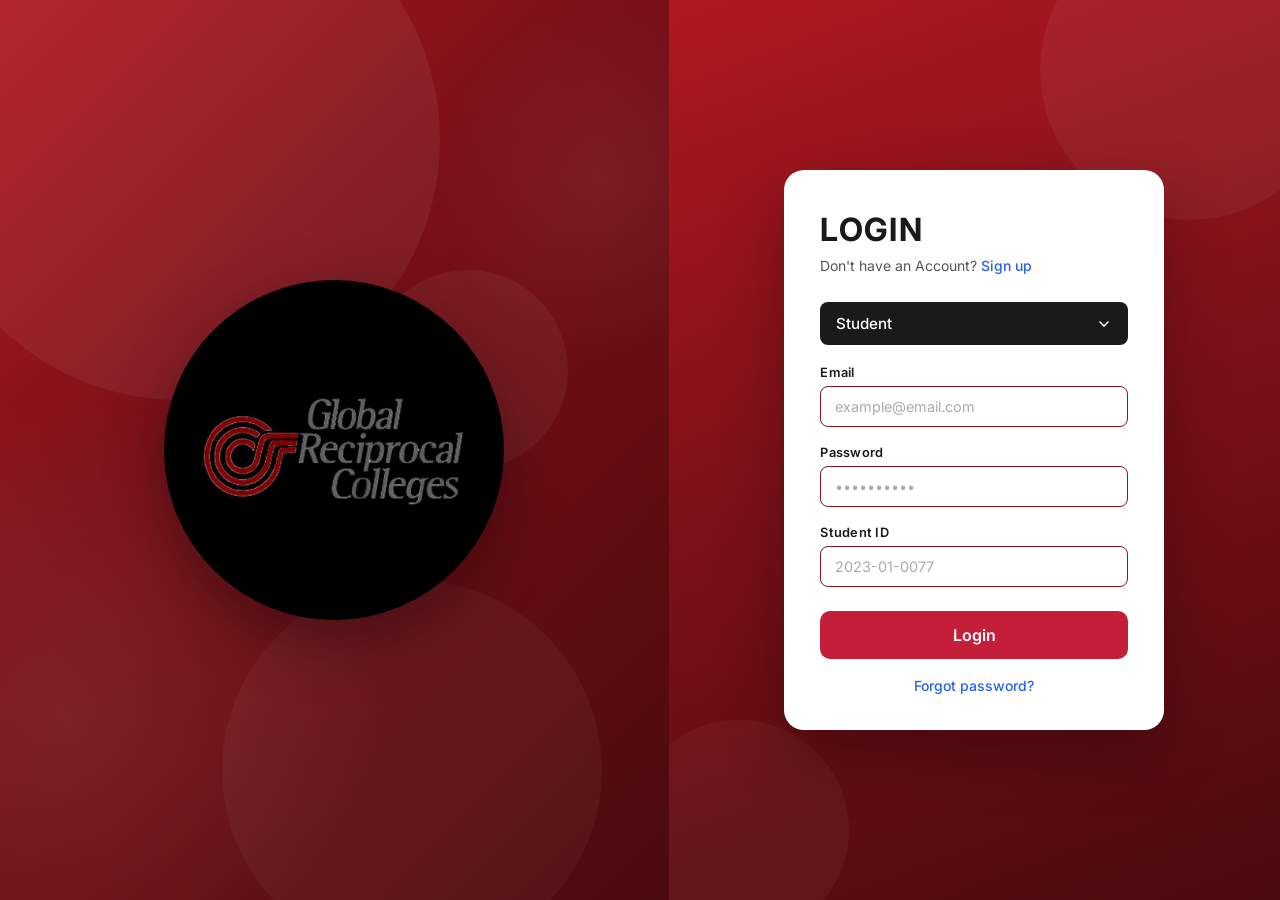
<file: home.html/index.html>
<!DOCTYPE html>
<html lang="en">
<head>
  <meta charset="UTF-8">
  <meta name="viewport" content="width=device-width, initial-scale=1.0">
  <title>Login — Global Reciprocal Colleges</title>
  <link rel="preconnect" href="https://fonts.googleapis.com">
  <link rel="preconnect" href="https://fonts.gstatic.com" crossorigin>
  <link href="https://fonts.googleapis.com/css2?family=Inter:wght@400;500;600;700&display=swap" rel="stylesheet">
  <link rel="stylesheet" href="assets/login.css">
</head>
<body>
  <div class="page">
    <section class="brand-panel" aria-label="Global Reciprocal Colleges">
      <div class="wave wave-1"></div>
      <div class="wave wave-2"></div>
      <div class="wave wave-3"></div>
      <div class="logo-circle">
        <img src="assets/logo.png" alt="Global Reciprocal Colleges" class="logo-img">
      </div>
    </section>

    <section class="login-panel">
      <div class="login-card">
        <h1>LOGIN</h1>
        <p class="signup-prompt">Don't have an Account? <a href="signup.html">Sign up</a></p>

        <form id="loginForm" novalidate>
          <div class="role-select" id="roleSelect">
            <button type="button" class="role-trigger" id="roleTrigger" aria-haspopup="listbox" aria-expanded="false">
              <span id="roleLabel">Student</span>
              <svg viewBox="0 0 16 16" fill="none" xmlns="http://www.w3.org/2000/svg">
                <path d="M4 6L8 10L12 6" stroke="currentColor" stroke-width="1.5" stroke-linecap="round" stroke-linejoin="round"/>
              </svg>
            </button>
            <div class="role-menu" role="listbox" id="roleMenu">
              <button type="button" class="role-option active" data-role="student">Student</button>
              <button type="button" class="role-option" data-role="faculty">Faculty</button>
              <button type="button" class="role-option" data-role="admin">Admin</button>
            </div>
            <input type="hidden" name="role" id="roleInput" value="student">
          </div>

          <div class="field">
            <label for="email">Email</label>
            <input type="email" id="email" name="email" placeholder="example@email.com" autocomplete="email">
          </div>

          <div class="field">
            <label for="password">Password</label>
            <input type="password" id="password" name="password" placeholder="••••••••••" autocomplete="current-password">
          </div>

          <div class="field">
            <label for="studentId">Student ID</label>
            <input type="text" id="studentId" name="studentId" placeholder="2023-01-0077">
          </div>

          <button type="submit" class="btn-login">Login</button>
        </form>

        <a href="#" class="forgot-link">Forgot password?</a>
      </div>
    </section>
  </div>

  <script src="assets/login.js"></script>
  <script>initLoginPage('student');</script>
</body>
</html>
</file>
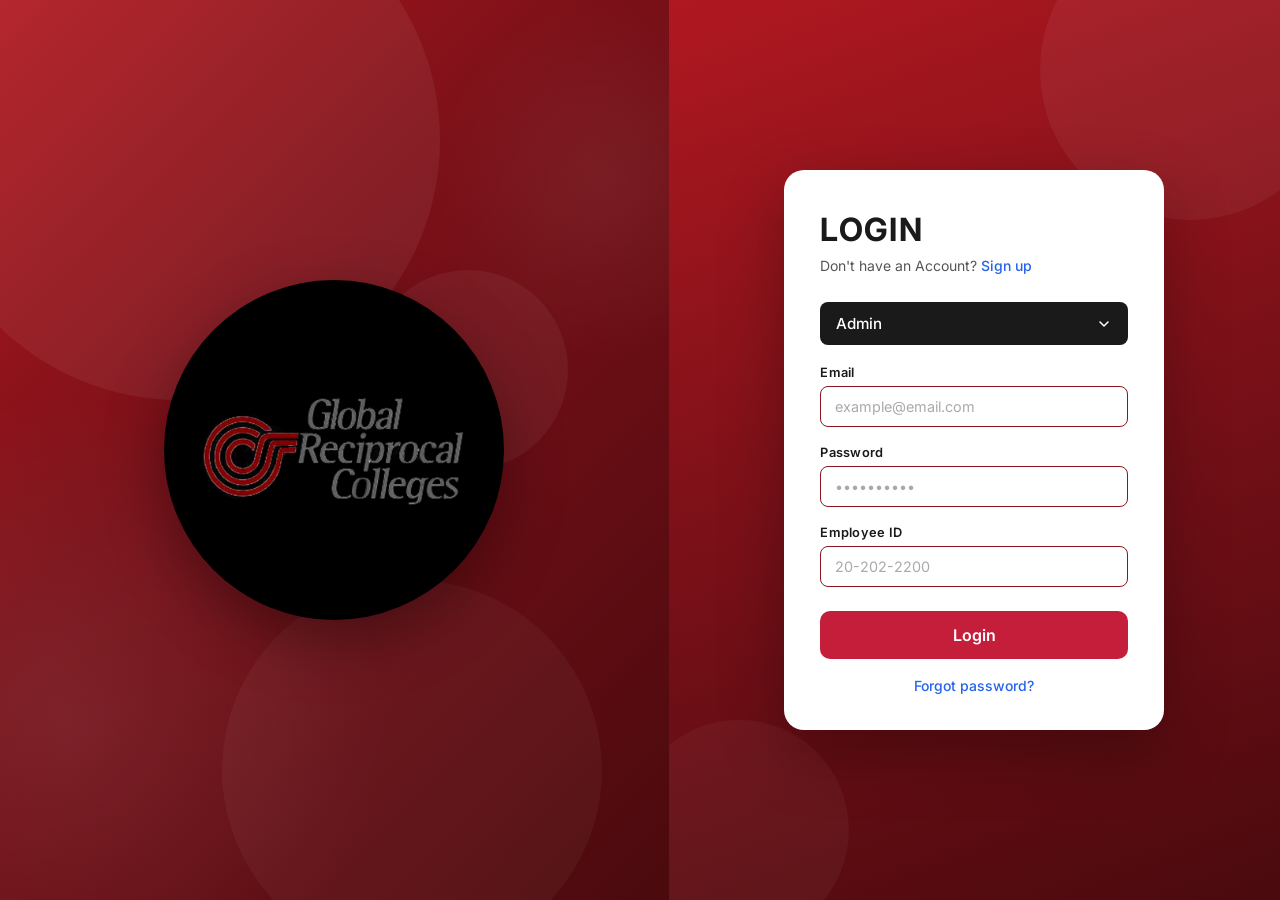
<file: home.html/admin.html>
<!DOCTYPE html>
<html lang="en">
<head>
  <meta charset="UTF-8">
  <meta name="viewport" content="width=device-width, initial-scale=1.0">
  <title>Admin Login — Global Reciprocal Colleges</title>
  <link rel="preconnect" href="https://fonts.googleapis.com">
  <link rel="preconnect" href="https://fonts.gstatic.com" crossorigin>
  <link href="https://fonts.googleapis.com/css2?family=Inter:wght@400;500;600;700&display=swap" rel="stylesheet">
  <link rel="stylesheet" href="assets/login.css">
</head>
<body>
  <div class="page">
    <section class="brand-panel" aria-label="Global Reciprocal Colleges">
      <div class="wave wave-1"></div>
      <div class="wave wave-2"></div>
      <div class="wave wave-3"></div>
      <div class="logo-circle">
        <img src="assets/logo.png" alt="Global Reciprocal Colleges" class="logo-img">
      </div>
    </section>

    <section class="login-panel">
      <div class="login-card">
        <h1>LOGIN</h1>
        <p class="signup-prompt">Don't have an Account? <a href="signup.html">Sign up</a></p>

        <form id="loginForm" novalidate>
          <div class="role-select" id="roleSelect">
            <button type="button" class="role-trigger" id="roleTrigger" aria-haspopup="listbox" aria-expanded="false">
              <span id="roleLabel">Admin</span>
              <svg viewBox="0 0 16 16" fill="none" xmlns="http://www.w3.org/2000/svg">
                <path d="M4 6L8 10L12 6" stroke="currentColor" stroke-width="1.5" stroke-linecap="round" stroke-linejoin="round"/>
              </svg>
            </button>
            <div class="role-menu" role="listbox" id="roleMenu">
              <button type="button" class="role-option" data-role="student">Student</button>
              <button type="button" class="role-option" data-role="faculty">Faculty</button>
              <button type="button" class="role-option active" data-role="admin">Admin</button>
            </div>
            <input type="hidden" name="role" id="roleInput" value="admin">
          </div>

          <div class="field">
            <label for="email">Email</label>
            <input type="email" id="email" name="email" placeholder="example@email.com" autocomplete="email">
          </div>

          <div class="field">
            <label for="password">Password</label>
            <input type="password" id="password" name="password" placeholder="••••••••••" autocomplete="current-password">
          </div>

          <div class="field">
            <label for="employeeId">Employee ID</label>
            <input type="text" id="employeeId" name="employeeId" placeholder="20-202-2200">
          </div>

          <button type="submit" class="btn-login">Login</button>
        </form>

        <a href="#" class="forgot-link">Forgot password?</a>
      </div>
    </section>
  </div>

  <script src="assets/login.js"></script>
  <script>initLoginPage('admin');</script>
</body>
</html>
</file>
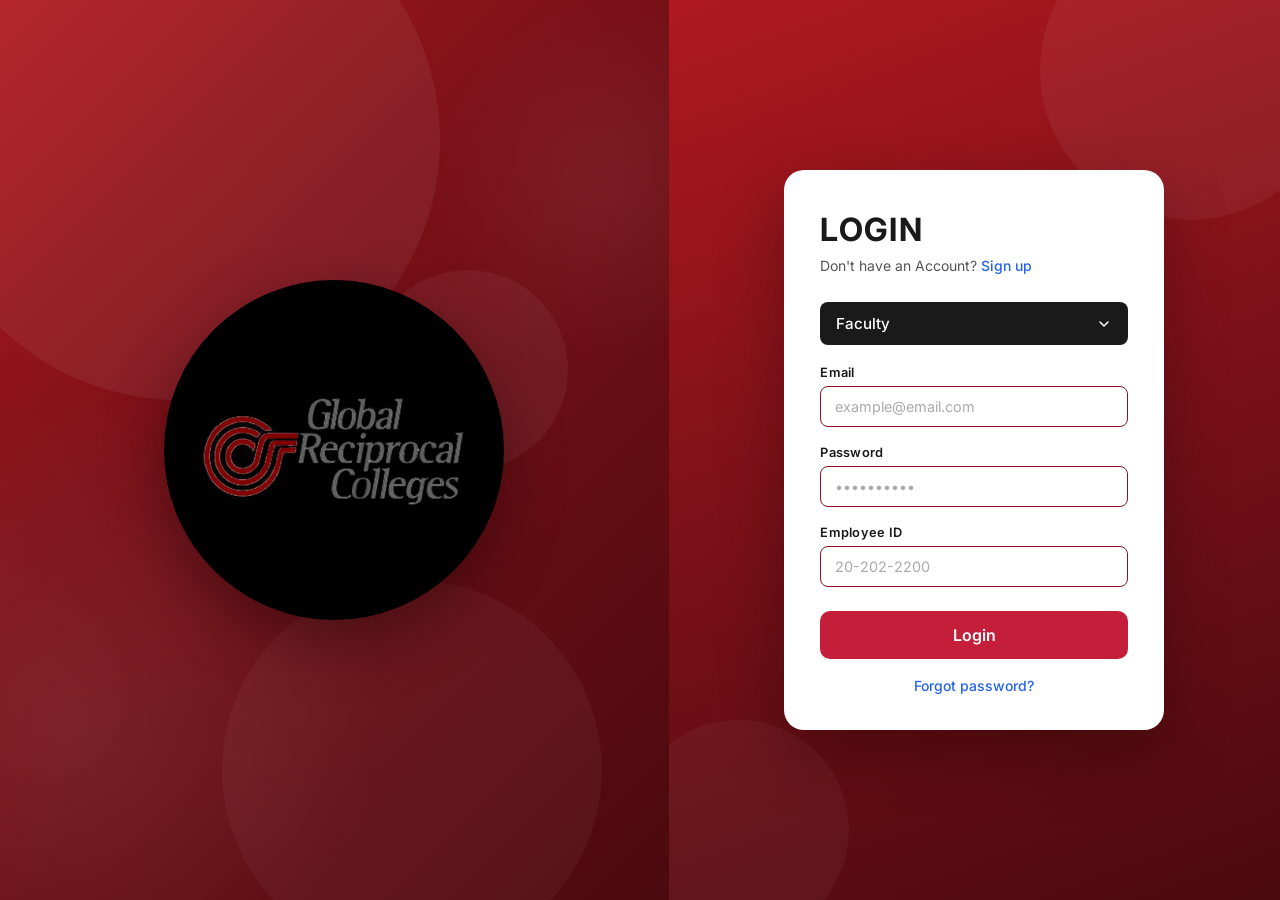
<file: home.html/faculty.html>
<!DOCTYPE html>
<html lang="en">
<head>
  <meta charset="UTF-8">
  <meta name="viewport" content="width=device-width, initial-scale=1.0">
  <title>Faculty Login — Global Reciprocal Colleges</title>
  <link rel="preconnect" href="https://fonts.googleapis.com">
  <link rel="preconnect" href="https://fonts.gstatic.com" crossorigin>
  <link href="https://fonts.googleapis.com/css2?family=Inter:wght@400;500;600;700&display=swap" rel="stylesheet">
  <link rel="stylesheet" href="assets/login.css">
</head>
<body>
  <div class="page">
    <section class="brand-panel" aria-label="Global Reciprocal Colleges">
      <div class="wave wave-1"></div>
      <div class="wave wave-2"></div>
      <div class="wave wave-3"></div>
      <div class="logo-circle">
        <img src="assets/logo.png" alt="Global Reciprocal Colleges" class="logo-img">
      </div>
    </section>

    <section class="login-panel">
      <div class="login-card">
        <h1>LOGIN</h1>
        <p class="signup-prompt">Don't have an Account? <a href="signup.html">Sign up</a></p>

        <form id="loginForm" novalidate>
          <div class="role-select" id="roleSelect">
            <button type="button" class="role-trigger" id="roleTrigger" aria-haspopup="listbox" aria-expanded="false">
              <span id="roleLabel">Faculty</span>
              <svg viewBox="0 0 16 16" fill="none" xmlns="http://www.w3.org/2000/svg">
                <path d="M4 6L8 10L12 6" stroke="currentColor" stroke-width="1.5" stroke-linecap="round" stroke-linejoin="round"/>
              </svg>
            </button>
            <div class="role-menu" role="listbox" id="roleMenu">
              <button type="button" class="role-option" data-role="student">Student</button>
              <button type="button" class="role-option active" data-role="faculty">Faculty</button>
              <button type="button" class="role-option" data-role="admin">Admin</button>
            </div>
            <input type="hidden" name="role" id="roleInput" value="faculty">
          </div>

          <div class="field">
            <label for="email">Email</label>
            <input type="email" id="email" name="email" placeholder="example@email.com" autocomplete="email">
          </div>

          <div class="field">
            <label for="password">Password</label>
            <input type="password" id="password" name="password" placeholder="••••••••••" autocomplete="current-password">
          </div>

          <div class="field">
            <label for="employeeId">Employee ID</label>
            <input type="text" id="employeeId" name="employeeId" placeholder="20-202-2200">
          </div>

          <button type="submit" class="btn-login">Login</button>
        </form>

        <a href="#" class="forgot-link">Forgot password?</a>
      </div>
    </section>
  </div>

  <script src="assets/login.js"></script>
  <script>initLoginPage('faculty');</script>
</body>
</html>
</file>
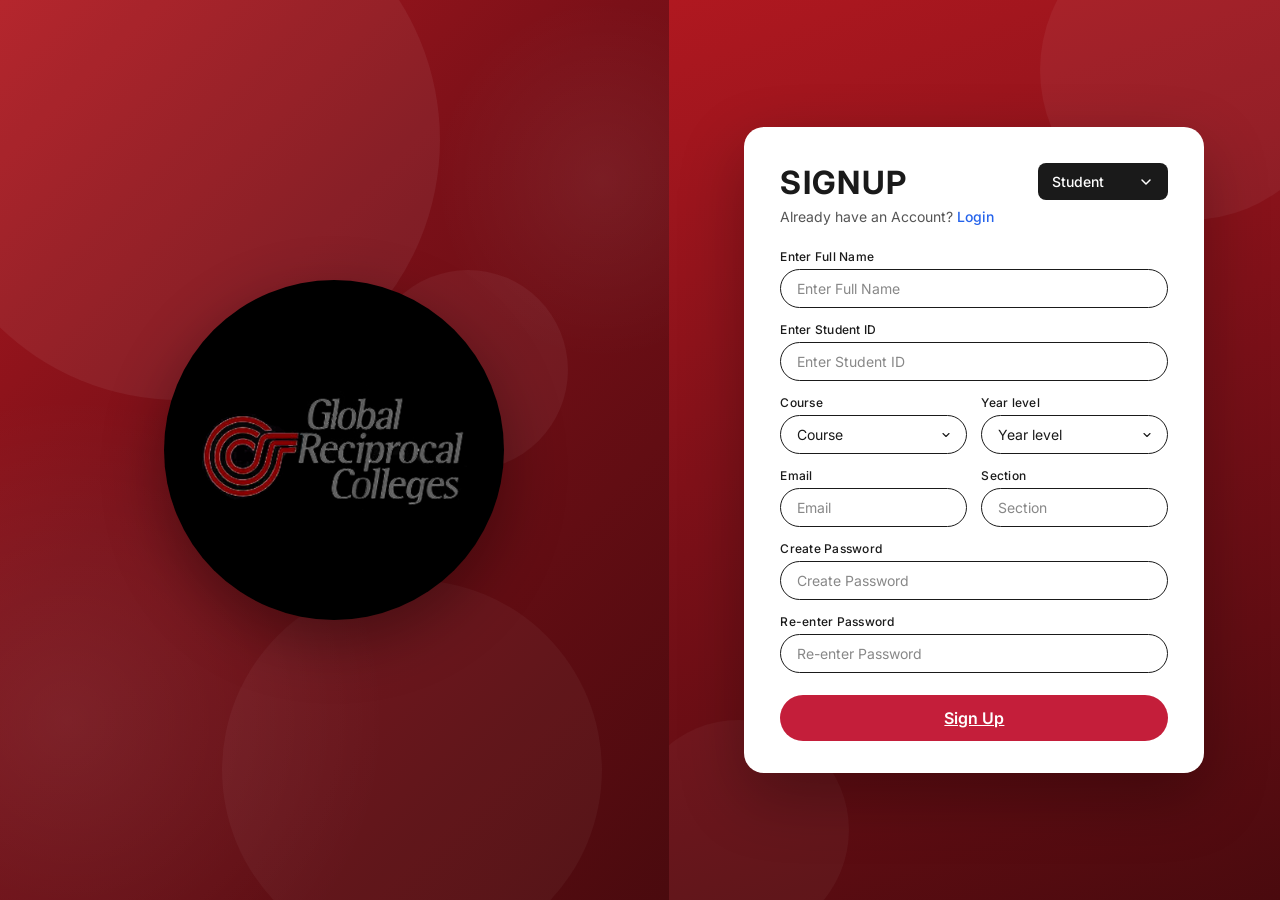
<file: home.html/signup.html>
<!DOCTYPE html>
<html lang="en">
<head>
  <meta charset="UTF-8">
  <meta name="viewport" content="width=device-width, initial-scale=1.0">
  <title>Sign Up — Global Reciprocal Colleges</title>
  <link rel="preconnect" href="https://fonts.googleapis.com">
  <link rel="preconnect" href="https://fonts.gstatic.com" crossorigin>
  <link href="https://fonts.googleapis.com/css2?family=Inter:wght@400;500;600;700&display=swap" rel="stylesheet">
  <link rel="stylesheet" href="assets/login.css">
  <link rel="stylesheet" href="assets/signup.css">
</head>
<body class="signup-page">
  <div class="page">
    <section class="brand-panel" aria-label="Global Reciprocal Colleges">
      <div class="wave wave-1"></div>
      <div class="wave wave-2"></div>
      <div class="wave wave-3"></div>
      <div class="logo-circle">
        <img src="assets/logo.png" alt="Global Reciprocal Colleges" class="logo-img">
      </div>
    </section>

    <section class="login-panel signup-panel">
      <div class="login-card signup-card">
        <div class="card-header">
          <div>
            <h1>SIGNUP</h1>
            <p class="signup-prompt">Already have an Account? <a href="index.html">Login</a></p>
          </div>

          <div class="role-select role-select--compact" id="roleSelect">
            <button type="button" class="role-trigger" id="roleTrigger" aria-haspopup="listbox" aria-expanded="false">
              <span id="roleLabel">Student</span>
              <svg viewBox="0 0 16 16" fill="none" xmlns="http://www.w3.org/2000/svg">
                <path d="M4 6L8 10L12 6" stroke="currentColor" stroke-width="1.5" stroke-linecap="round" stroke-linejoin="round"/>
              </svg>
            </button>
            <div class="role-menu" role="listbox" id="roleMenu">
              <button type="button" class="role-option active" data-role="student">Student</button>
              <button type="button" class="role-option" data-role="faculty">Faculty</button>
              <button type="button" class="role-option" data-role="admin">Admin</button>
            </div>
            <input type="hidden" name="role" id="roleInput" value="student">
          </div>
        </div>

        <form id="signupForm" class="signup-form" novalidate>
          <div class="field">
            <label for="fullName">Enter Full Name</label>
            <input type="text" id="fullName" name="fullName" placeholder="Enter Full Name" autocomplete="name">
          </div>

          <div class="field">
            <label for="studentId">Enter Student ID</label>
            <input type="text" id="studentId" name="studentId" placeholder="Enter Student ID">
          </div>

          <div class="field-row">
            <div class="field">
              <label for="course">Course</label>
              <select id="course" name="course">
                <option value="" disabled selected>Course</option>
                <option value="bsit">BS Information Technology</option>
                <option value="bscs">BS Computer Science</option>
                <option value="bsba">BS Business Administration</option>
                <option value="bsn">BS Nursing</option>
                <option value="beed">B Elementary Education</option>
              </select>
            </div>
            <div class="field">
              <label for="yearLevel">Year level</label>
              <select id="yearLevel" name="yearLevel">
                <option value="" disabled selected>Year level</option>
                <option value="1">1st Year</option>
                <option value="2">2nd Year</option>
                <option value="3">3rd Year</option>
                <option value="4">4th Year</option>
              </select>
            </div>
          </div>

          <div class="field-row">
            <div class="field">
              <label for="email">Email</label>
              <input type="email" id="email" name="email" placeholder="Email" autocomplete="email">
            </div>
            <div class="field">
              <label for="section">Section</label>
              <input type="text" id="section" name="section" placeholder="Section">
            </div>
          </div>

          <div class="field">
            <label for="password">Create Password</label>
            <input type="password" id="password" name="password" placeholder="Create Password" autocomplete="new-password">
          </div>

          <div class="field">
            <label for="confirmPassword">Re-enter Password</label>
            <input type="password" id="confirmPassword" name="confirmPassword" placeholder="Re-enter Password" autocomplete="new-password">
          </div>

          <button type="submit" class="btn-signup">Sign Up</button>
        </form>
      </div>
    </section>
  </div>

  <script src="assets/signup.js"></script>
  <script>initSignupPage('student');</script>
</body>
</html>
</file>
<file: home.html/assets/login.css>
*, *::before, *::after {
  box-sizing: border-box;
  margin: 0;
  padding: 0;
}

:root {
  --red-dark: #4a0a0e;
  --red-mid: #7a1018;
  --red-bright: #b01820;
  --red-accent: #c41e3a;
  --red-border: #8b1520;
  --link-blue: #2563eb;
  --text-dark: #1a1a1a;
  --text-muted: #555;
}

html, body {
  height: 100%;
  font-family: 'Inter', system-ui, sans-serif;
}

body {
  overflow: hidden;
}

.page {
  display: flex;
  min-height: 100vh;
  width: 100%;
}

.brand-panel {
  flex: 1.1;
  position: relative;
  background: linear-gradient(135deg, var(--red-bright) 0%, var(--red-mid) 40%, var(--red-dark) 100%);
  overflow: hidden;
  display: flex;
  align-items: center;
  justify-content: center;
}

.brand-panel::before {
  content: '';
  position: absolute;
  inset: 0;
  background:
    radial-gradient(ellipse 80% 60% at 10% 80%, rgba(255,255,255,0.08) 0%, transparent 60%),
    radial-gradient(ellipse 50% 40% at 90% 20%, rgba(255,255,255,0.06) 0%, transparent 50%);
}

.wave {
  position: absolute;
  border-radius: 50%;
  pointer-events: none;
}

.wave-1 {
  width: 520px;
  height: 520px;
  background: rgba(255,255,255,0.06);
  top: -120px;
  left: -80px;
}

.wave-2 {
  width: 380px;
  height: 380px;
  background: rgba(255,255,255,0.04);
  bottom: -60px;
  right: 10%;
}

.wave-3 {
  width: 200px;
  height: 200px;
  background: rgba(255,255,255,0.05);
  top: 30%;
  left: 55%;
}

.logo-circle {
  position: relative;
  z-index: 2;
  width: 340px;
  height: 340px;
  background: #000;
  border-radius: 50%;
  display: flex;
  align-items: center;
  justify-content: center;
  box-shadow: 0 20px 60px rgba(0,0,0,0.35);
  overflow: hidden;
}

.logo-img {
  width: 78%;
  height: auto;
  object-fit: contain;
}

.login-panel {
  flex: 0.9;
  position: relative;
  background: linear-gradient(160deg, var(--red-bright) 0%, var(--red-mid) 50%, var(--red-dark) 100%);
  display: flex;
  align-items: center;
  justify-content: center;
  padding: 40px 32px;
  overflow: hidden;
}

.login-panel::before {
  content: '';
  position: absolute;
  width: 300px;
  height: 300px;
  border-radius: 50%;
  background: rgba(255,255,255,0.05);
  top: -80px;
  right: -60px;
}

.login-panel::after {
  content: '';
  position: absolute;
  width: 220px;
  height: 220px;
  border-radius: 50%;
  background: rgba(255,255,255,0.04);
  bottom: -40px;
  left: -40px;
}

.login-card {
  position: relative;
  z-index: 2;
  background: #fff;
  border-radius: 20px;
  padding: 40px 36px 36px;
  width: 100%;
  max-width: 380px;
  box-shadow: 0 24px 64px rgba(0,0,0,0.28);
}

.login-card h1 {
  font-size: 2rem;
  font-weight: 700;
  color: var(--text-dark);
  letter-spacing: 0.04em;
  margin-bottom: 8px;
}

.signup-prompt {
  font-size: 0.875rem;
  color: var(--text-muted);
  margin-bottom: 28px;
}

.signup-prompt a {
  color: var(--link-blue);
  text-decoration: none;
  font-weight: 500;
}

.signup-prompt a:hover {
  text-decoration: underline;
}

.role-select {
  position: relative;
  margin-bottom: 20px;
}

.role-trigger {
  width: 100%;
  display: flex;
  align-items: center;
  justify-content: space-between;
  padding: 12px 16px;
  background: #1a1a1a;
  color: #fff;
  border: none;
  border-radius: 8px;
  font-family: inherit;
  font-size: 0.95rem;
  font-weight: 500;
  cursor: pointer;
  transition: background 0.15s;
}

.role-trigger:hover {
  background: #2a2a2a;
}

.role-trigger svg {
  width: 16px;
  height: 16px;
  transition: transform 0.2s;
}

.role-select.open .role-trigger svg {
  transform: rotate(180deg);
}

.role-menu {
  display: none;
  position: absolute;
  top: calc(100% + 4px);
  left: 0;
  right: 0;
  background: #1a1a1a;
  border-radius: 8px;
  overflow: hidden;
  z-index: 10;
  box-shadow: 0 8px 24px rgba(0,0,0,0.25);
}

.role-select.open .role-menu {
  display: block;
}

.role-option {
  width: 100%;
  padding: 12px 16px;
  background: transparent;
  color: #fff;
  border: none;
  font-family: inherit;
  font-size: 0.95rem;
  font-weight: 500;
  text-align: left;
  cursor: pointer;
  transition: background 0.12s;
}

.role-option:hover,
.role-option.active {
  background: #333;
}

.field {
  margin-bottom: 18px;
}

.field label {
  display: block;
  font-size: 0.8rem;
  font-weight: 600;
  color: var(--text-dark);
  margin-bottom: 6px;
  letter-spacing: 0.02em;
}

.field input {
  width: 100%;
  padding: 11px 14px;
  border: 1.5px solid var(--red-border);
  border-radius: 8px;
  font-family: inherit;
  font-size: 0.9rem;
  color: var(--text-dark);
  outline: none;
  transition: border-color 0.15s, box-shadow 0.15s;
}

.field input::placeholder {
  color: #aaa;
}

.field input:focus {
  border-color: var(--red-accent);
  box-shadow: 0 0 0 3px rgba(196, 30, 58, 0.12);
}

.btn-login {
  width: 100%;
  padding: 14px;
  margin-top: 6px;
  background: var(--red-accent);
  color: #fff;
  border: none;
  border-radius: 10px;
  font-family: inherit;
  font-size: 1rem;
  font-weight: 600;
  cursor: pointer;
  transition: background 0.15s, transform 0.1s;
}

.btn-login:hover {
  background: #a01830;
}

.btn-login:active {
  transform: scale(0.98);
}

.forgot-link {
  display: block;
  text-align: center;
  margin-top: 18px;
  font-size: 0.875rem;
  color: var(--link-blue);
  text-decoration: none;
  font-weight: 500;
}

.forgot-link:hover {
  text-decoration: underline;
}

@media (max-width: 768px) {
  .page {
    flex-direction: column;
  }

  .brand-panel {
    flex: none;
    min-height: 220px;
    padding: 32px 0;
  }

  .logo-circle {
    width: 200px;
    height: 200px;
  }

  .login-panel {
    flex: 1;
    padding: 24px 20px 40px;
  }

  body {
    overflow: auto;
  }
}
</file>
<file: home.html/assets/signup.css>
.card-header {
  display: flex;
  align-items: flex-start;
  justify-content: space-between;
  gap: 16px;
  margin-bottom: 24px;
}

.card-header h1 {
  margin-bottom: 6px;
}

.card-header .signup-prompt {
  margin-bottom: 0;
}

.signup-card {
  max-width: 460px;
  padding: 36px 36px 32px;
}

.signup-panel {
  overflow-y: auto;
}

.role-select--compact {
  flex-shrink: 0;
  width: 130px;
  margin-bottom: 0;
}

.role-select--compact .role-trigger {
  padding: 10px 14px;
  font-size: 0.875rem;
  border-radius: 8px;
}

.role-select--compact .role-menu {
  min-width: 130px;
}

.signup-form .field {
  margin-bottom: 14px;
}

.signup-form .field label {
  font-size: 0.75rem;
  font-weight: 500;
  color: var(--text-dark);
  margin-bottom: 5px;
}

.signup-form .field input,
.signup-form .field select {
  width: 100%;
  padding: 10px 16px;
  border: 1.5px solid #1a1a1a;
  border-radius: 999px;
  font-family: inherit;
  font-size: 0.875rem;
  color: var(--text-dark);
  background: #fff;
  outline: none;
  transition: border-color 0.15s, box-shadow 0.15s;
  appearance: none;
}

.signup-form .field select {
  background-image: url("data:image/svg+xml,%3Csvg xmlns='http://www.w3.org/2000/svg' width='12' height='12' viewBox='0 0 16 16' fill='none'%3E%3Cpath d='M4 6L8 10L12 6' stroke='%231a1a1a' stroke-width='1.5' stroke-linecap='round' stroke-linejoin='round'/%3E%3C/svg%3E");
  background-repeat: no-repeat;
  background-position: right 14px center;
  padding-right: 36px;
  cursor: pointer;
}

.signup-form .field input::placeholder {
  color: #888;
}

.signup-form .field input:focus,
.signup-form .field select:focus {
  border-color: var(--red-accent);
  box-shadow: 0 0 0 3px rgba(196, 30, 58, 0.1);
}

.field-row {
  display: grid;
  grid-template-columns: 1fr 1fr;
  gap: 14px;
  margin-bottom: 14px;
}

.field-row .field {
  margin-bottom: 0;
}

.btn-signup {
  width: 100%;
  padding: 13px;
  margin-top: 8px;
  background: var(--red-accent);
  color: #fff;
  border: none;
  border-radius: 999px;
  font-family: inherit;
  font-size: 1rem;
  font-weight: 600;
  text-decoration: underline;
  cursor: pointer;
  transition: background 0.15s, transform 0.1s;
}

.btn-signup:hover {
  background: #a01830;
}

.btn-signup:active {
  transform: scale(0.98);
}

@media (max-width: 768px) {
  .card-header {
    flex-direction: column;
  }

  .role-select--compact {
    width: 100%;
  }

  .field-row {
    grid-template-columns: 1fr;
    gap: 0;
  }

  .field-row .field {
    margin-bottom: 14px;
  }

  body.signup-page {
    overflow: auto;
  }
}
</file>
